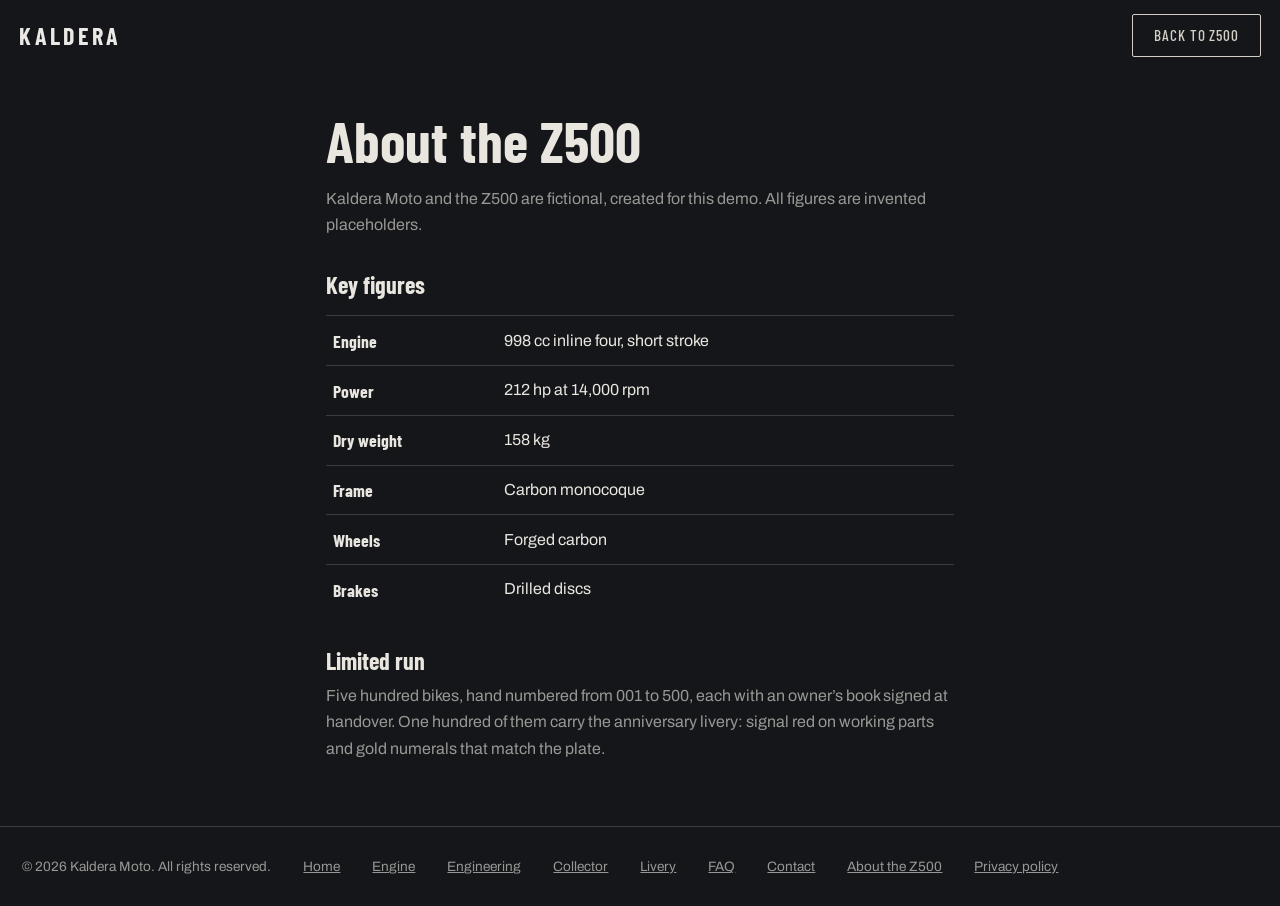
<file: about.html>
<!doctype html>
<html lang="en"><head><meta charset="utf-8"><meta name="viewport" content="width=device-width, initial-scale=1, viewport-fit=cover">
<title>About the Z500 — Kaldera Moto</title><link rel="stylesheet" href="https://fonts.googleapis.com/css2?family=Barlow+Condensed:wght@500;700&family=Archivo:wght@400;500&display=swap"><link rel="stylesheet" href="css/style.css"></head><body>
<header><a class="logo" href="index.html" aria-label="Kaldera Moto home">KALDERA</a><a class="c-button" href="index.html">Back to Z500</a></header>
<main class="doc">
<h1>About the Z500</h1>
<p>Kaldera Moto and the Z500 are fictional, created for this demo. All figures are invented placeholders.</p>
<h2>Key figures</h2>
<table><tr><th>Engine</th><td>998 cc inline four, short stroke</td></tr><tr><th>Power</th><td>212 hp at 14,000 rpm</td></tr><tr><th>Dry weight</th><td>158 kg</td></tr><tr><th>Frame</th><td>Carbon monocoque</td></tr><tr><th>Wheels</th><td>Forged carbon</td></tr><tr><th>Brakes</th><td>Drilled discs</td></tr></table>
<h2>Limited run</h2>
<p>Five hundred bikes, hand numbered from 001 to 500, each with an owner’s book signed at handover. One hundred of them carry the anniversary livery: signal red on working parts and gold numerals that match the plate.</p>
</main><div class="ad-slot" id="ad-banner" aria-label="Advertisement"></div>
<footer class="footer"><span>© <span id="yr"></span> Kaldera Moto. All rights reserved.</span><a href="index.html">Home</a><a href="engine.html">Engine</a><a href="engineering.html">Engineering</a><a href="collector.html">Collector</a><a href="livery.html">Livery</a><a href="faq.html">FAQ</a><a href="contact.html">Contact</a><a href="about.html">About the Z500</a><a href="privacy.html">Privacy policy</a></footer>
<script>document.getElementById("yr").textContent=new Date().getFullYear()</script><script src="js/ads.js"></script></body></html>
</file>
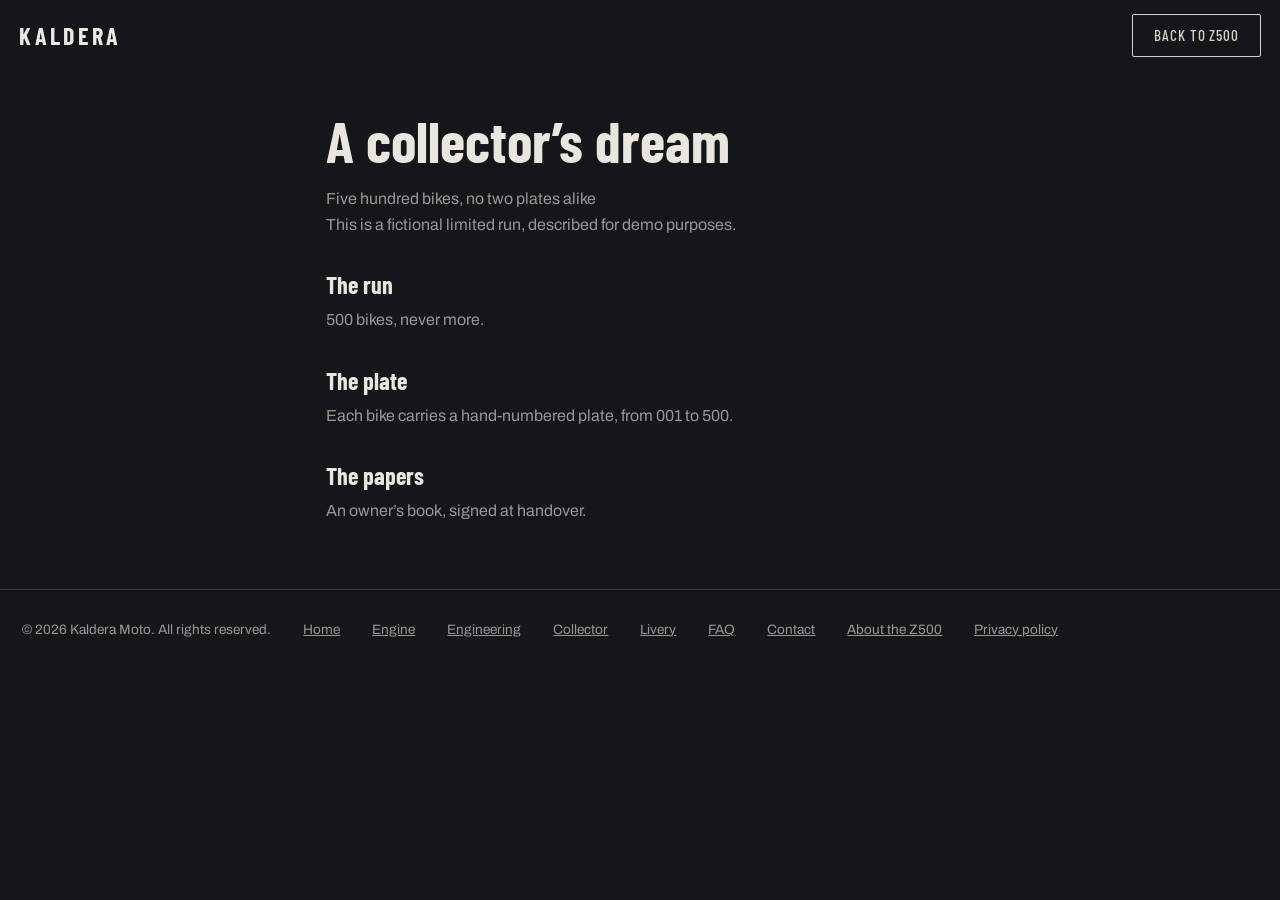
<file: collector.html>
<!doctype html>
<html lang="en"><head><meta charset="utf-8"><meta name="viewport" content="width=device-width, initial-scale=1, viewport-fit=cover">
<title>A collector’s dream — Kaldera Moto</title><link rel="stylesheet" href="https://fonts.googleapis.com/css2?family=Barlow+Condensed:wght@500;700&family=Archivo:wght@400;500&display=swap"><link rel="stylesheet" href="css/style.css"></head><body>
<header><a class="logo" href="index.html" aria-label="Kaldera Moto home">KALDERA</a><a class="c-button" href="index.html">Back to Z500</a></header>
<main class="doc">
<h1>A collector’s dream</h1><p>Five hundred bikes, no two plates alike</p><p>This is a fictional limited run, described for demo purposes.</p><h2>The run</h2><p>500 bikes, never more.</p><h2>The plate</h2><p>Each bike carries a hand-numbered plate, from 001 to 500.</p><h2>The papers</h2><p>An owner’s book, signed at handover.</p></main><div class="ad-slot" id="ad-banner" aria-label="Advertisement"></div>
<footer class="footer"><span>© <span id="yr"></span> Kaldera Moto. All rights reserved.</span><a href="index.html">Home</a><a href="engine.html">Engine</a><a href="engineering.html">Engineering</a><a href="collector.html">Collector</a><a href="livery.html">Livery</a><a href="faq.html">FAQ</a><a href="contact.html">Contact</a><a href="about.html">About the Z500</a><a href="privacy.html">Privacy policy</a></footer>
<script>document.getElementById("yr").textContent=new Date().getFullYear()</script><script src="js/ads.js"></script></body></html>
</file>
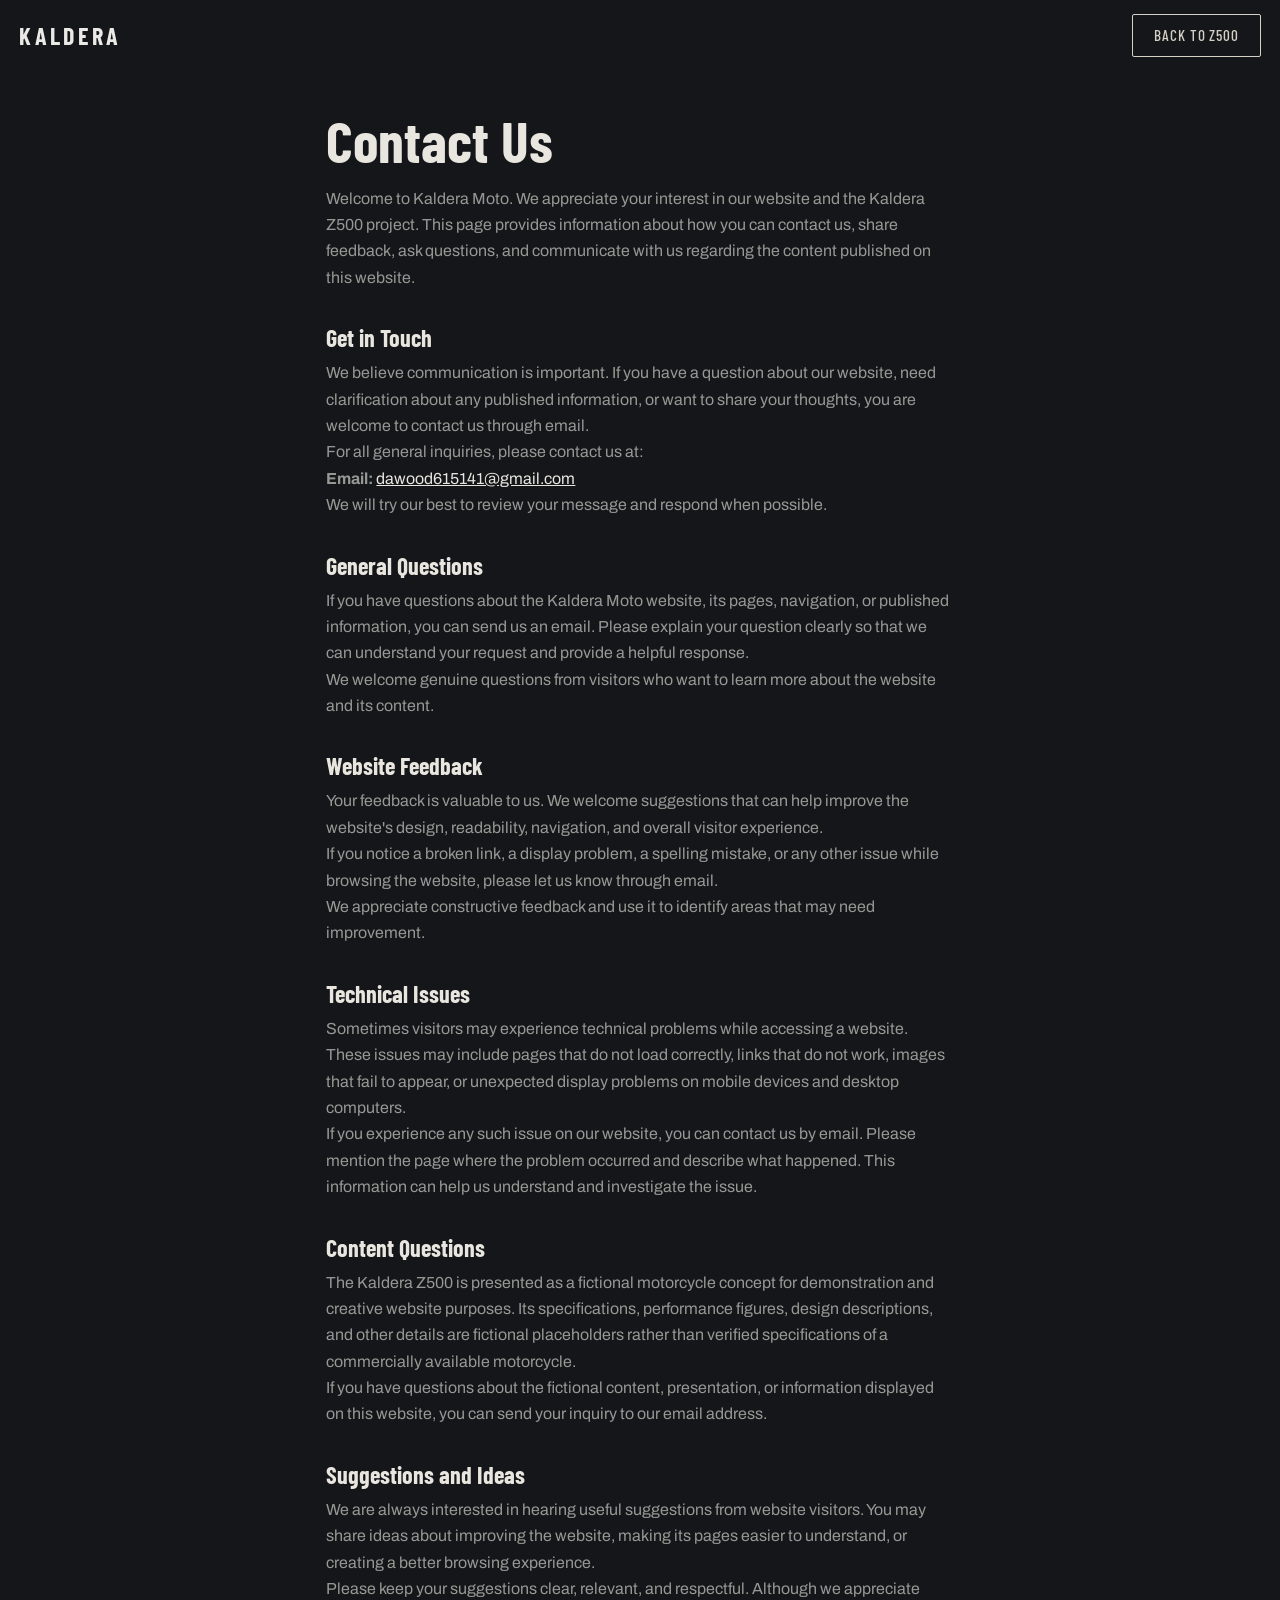
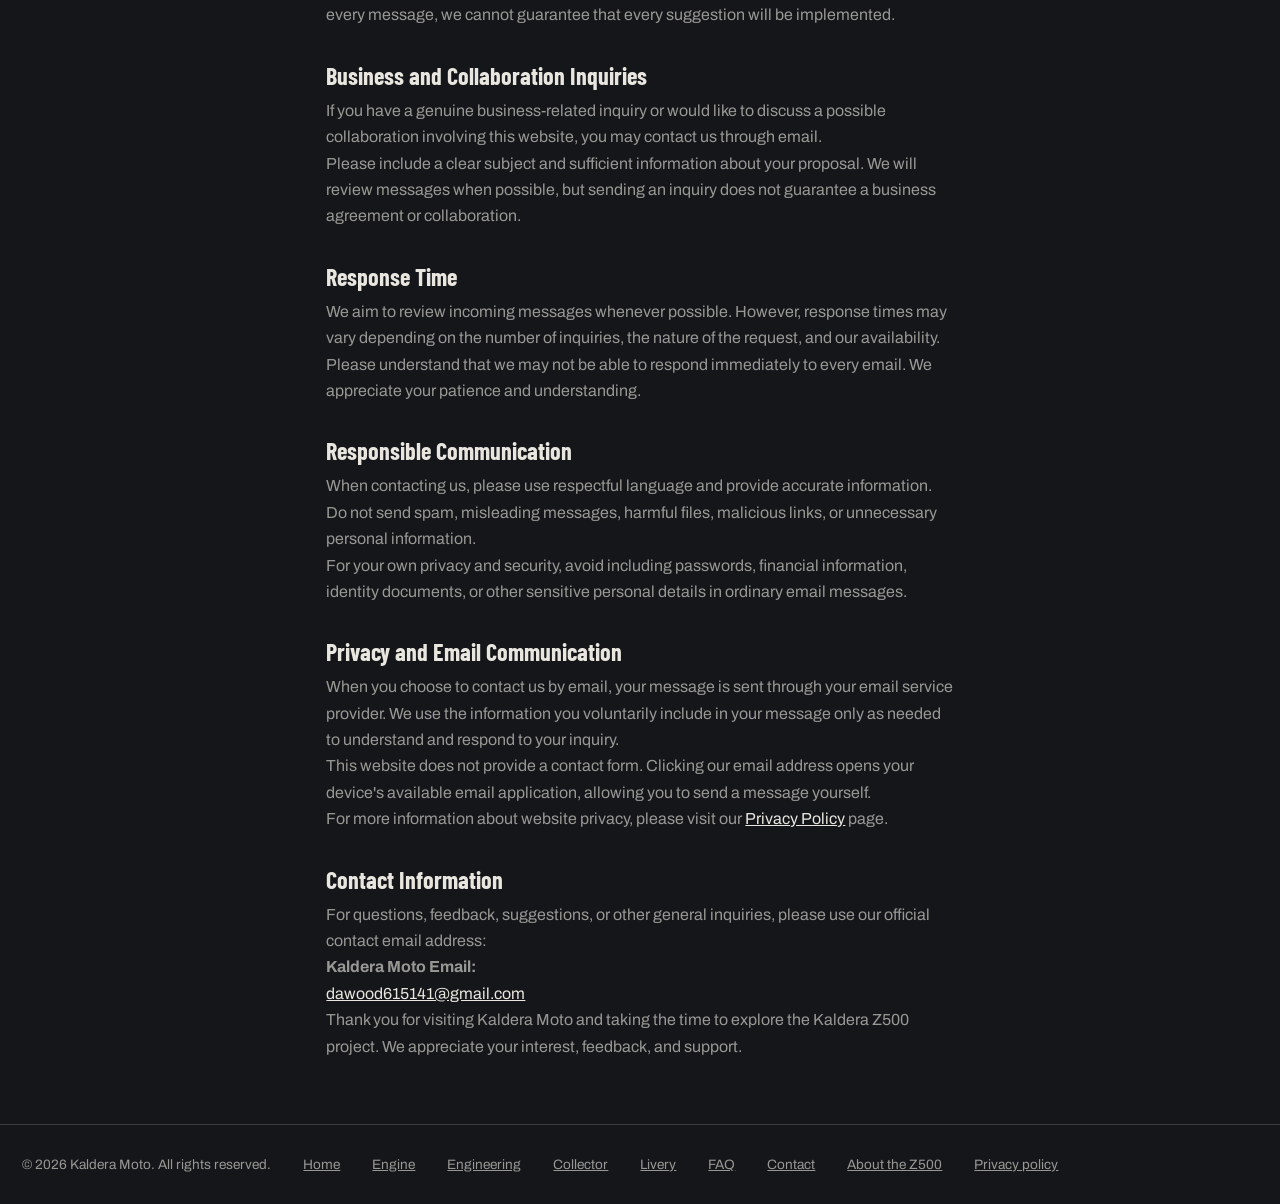
<file: contact.html>
<!doctype html>
<html lang="en">
<head>
<meta charset="utf-8">
<meta name="viewport" content="width=device-width, initial-scale=1, viewport-fit=cover">

<title>Contact Us — Kaldera Moto</title>
<meta name="description" content="Contact Kaldera Moto for website questions, feedback, suggestions, technical support and general inquiries about the Kaldera Z500 project.">

<link rel="stylesheet" href="https://fonts.googleapis.com/css2?family=Barlow+Condensed:wght@500;700&family=Archivo:wght@400;500&display=swap">

<link rel="stylesheet" href="css/style.css">
</head>

<body>

<header>
<a class="logo" href="index.html" aria-label="Kaldera Moto home">KALDERA</a>
<a class="c-button" href="index.html">Back to Z500</a>
</header>

<main class="doc">

<h1>Contact Us</h1>

<p>Welcome to Kaldera Moto. We appreciate your interest in our website and the Kaldera Z500 project. This page provides information about how you can contact us, share feedback, ask questions, and communicate with us regarding the content published on this website.</p>

<h2>Get in Touch</h2>

<p>We believe communication is important. If you have a question about our website, need clarification about any published information, or want to share your thoughts, you are welcome to contact us through email.</p>

<p>For all general inquiries, please contact us at:</p>

<p><strong>Email:</strong>
<a href="mailto:dawood615141@gmail.com">dawood615141@gmail.com</a>
</p>

<p>We will try our best to review your message and respond when possible.</p>

<h2>General Questions</h2>

<p>If you have questions about the Kaldera Moto website, its pages, navigation, or published information, you can send us an email. Please explain your question clearly so that we can understand your request and provide a helpful response.</p>

<p>We welcome genuine questions from visitors who want to learn more about the website and its content.</p>

<h2>Website Feedback</h2>

<p>Your feedback is valuable to us. We welcome suggestions that can help improve the website's design, readability, navigation, and overall visitor experience.</p>

<p>If you notice a broken link, a display problem, a spelling mistake, or any other issue while browsing the website, please let us know through email.</p>

<p>We appreciate constructive feedback and use it to identify areas that may need improvement.</p>

<h2>Technical Issues</h2>

<p>Sometimes visitors may experience technical problems while accessing a website. These issues may include pages that do not load correctly, links that do not work, images that fail to appear, or unexpected display problems on mobile devices and desktop computers.</p>

<p>If you experience any such issue on our website, you can contact us by email. Please mention the page where the problem occurred and describe what happened. This information can help us understand and investigate the issue.</p>

<h2>Content Questions</h2>

<p>The Kaldera Z500 is presented as a fictional motorcycle concept for demonstration and creative website purposes. Its specifications, performance figures, design descriptions, and other details are fictional placeholders rather than verified specifications of a commercially available motorcycle.</p>

<p>If you have questions about the fictional content, presentation, or information displayed on this website, you can send your inquiry to our email address.</p>

<h2>Suggestions and Ideas</h2>

<p>We are always interested in hearing useful suggestions from website visitors. You may share ideas about improving the website, making its pages easier to understand, or creating a better browsing experience.</p>

<p>Please keep your suggestions clear, relevant, and respectful. Although we appreciate every message, we cannot guarantee that every suggestion will be implemented.</p>

<h2>Business and Collaboration Inquiries</h2>

<p>If you have a genuine business-related inquiry or would like to discuss a possible collaboration involving this website, you may contact us through email.</p>

<p>Please include a clear subject and sufficient information about your proposal. We will review messages when possible, but sending an inquiry does not guarantee a business agreement or collaboration.</p>

<h2>Response Time</h2>

<p>We aim to review incoming messages whenever possible. However, response times may vary depending on the number of inquiries, the nature of the request, and our availability.</p>

<p>Please understand that we may not be able to respond immediately to every email. We appreciate your patience and understanding.</p>

<h2>Responsible Communication</h2>

<p>When contacting us, please use respectful language and provide accurate information. Do not send spam, misleading messages, harmful files, malicious links, or unnecessary personal information.</p>

<p>For your own privacy and security, avoid including passwords, financial information, identity documents, or other sensitive personal details in ordinary email messages.</p>

<h2>Privacy and Email Communication</h2>

<p>When you choose to contact us by email, your message is sent through your email service provider. We use the information you voluntarily include in your message only as needed to understand and respond to your inquiry.</p>

<p>This website does not provide a contact form. Clicking our email address opens your device's available email application, allowing you to send a message yourself.</p>

<p>For more information about website privacy, please visit our <a href="privacy.html">Privacy Policy</a> page.</p>

<h2>Contact Information</h2>

<p>For questions, feedback, suggestions, or other general inquiries, please use our official contact email address:</p>

<p><strong>Kaldera Moto Email:</strong><br>
<a href="mailto:dawood615141@gmail.com">dawood615141@gmail.com</a>
</p>

<p>Thank you for visiting Kaldera Moto and taking the time to explore the Kaldera Z500 project. We appreciate your interest, feedback, and support.</p>

</main>

<div class="ad-slot" id="ad-banner" aria-label="Advertisement"></div>

<footer class="footer">
<span>© <span id="yr"></span> Kaldera Moto. All rights reserved.</span>
<a href="index.html">Home</a>
<a href="engine.html">Engine</a>
<a href="engineering.html">Engineering</a>
<a href="collector.html">Collector</a>
<a href="livery.html">Livery</a>
<a href="faq.html">FAQ</a>
<a href="contact.html">Contact</a>
<a href="about.html">About the Z500</a>
<a href="privacy.html">Privacy policy</a>
</footer>

<script>
document.getElementById("yr").textContent = new Date().getFullYear();
</script>

<script src="js/ads.js"></script>

</body>
</html>
</file>
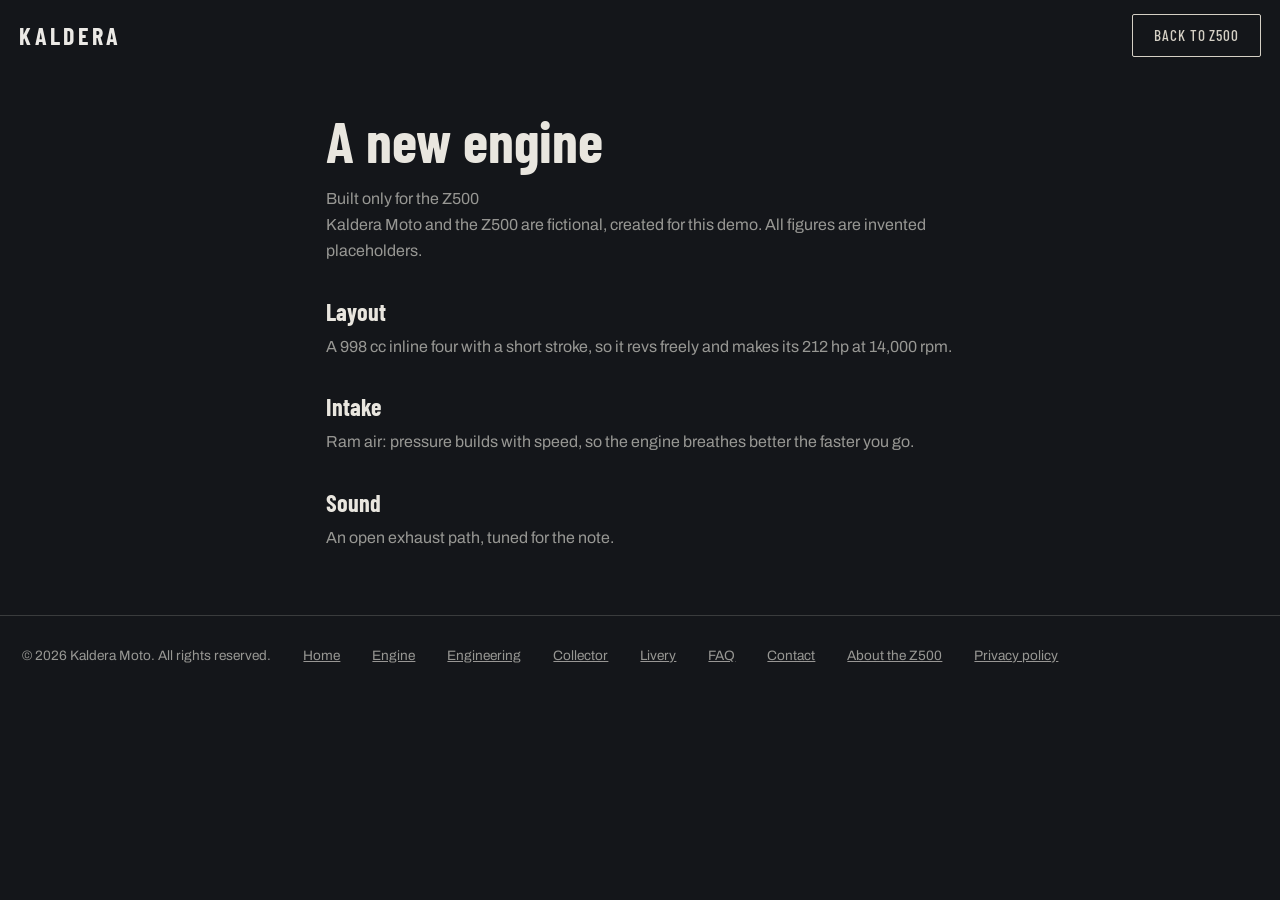
<file: engine.html>
<!doctype html>
<html lang="en"><head><meta charset="utf-8"><meta name="viewport" content="width=device-width, initial-scale=1, viewport-fit=cover">
<title>A new engine — Kaldera Moto</title><link rel="stylesheet" href="https://fonts.googleapis.com/css2?family=Barlow+Condensed:wght@500;700&family=Archivo:wght@400;500&display=swap"><link rel="stylesheet" href="css/style.css"></head><body>
<header><a class="logo" href="index.html" aria-label="Kaldera Moto home">KALDERA</a><a class="c-button" href="index.html">Back to Z500</a></header>
<main class="doc">
<h1>A new engine</h1><p>Built only for the Z500</p><p>Kaldera Moto and the Z500 are fictional, created for this demo. All figures are invented placeholders.</p><h2>Layout</h2><p>A 998 cc inline four with a short stroke, so it revs freely and makes its 212 hp at 14,000 rpm.</p><h2>Intake</h2><p>Ram air: pressure builds with speed, so the engine breathes better the faster you go.</p><h2>Sound</h2><p>An open exhaust path, tuned for the note.</p></main><div class="ad-slot" id="ad-banner" aria-label="Advertisement"></div>
<footer class="footer"><span>© <span id="yr"></span> Kaldera Moto. All rights reserved.</span><a href="index.html">Home</a><a href="engine.html">Engine</a><a href="engineering.html">Engineering</a><a href="collector.html">Collector</a><a href="livery.html">Livery</a><a href="faq.html">FAQ</a><a href="contact.html">Contact</a><a href="about.html">About the Z500</a><a href="privacy.html">Privacy policy</a></footer>
<script>document.getElementById("yr").textContent=new Date().getFullYear()</script><script src="js/ads.js"></script></body></html>
</file>
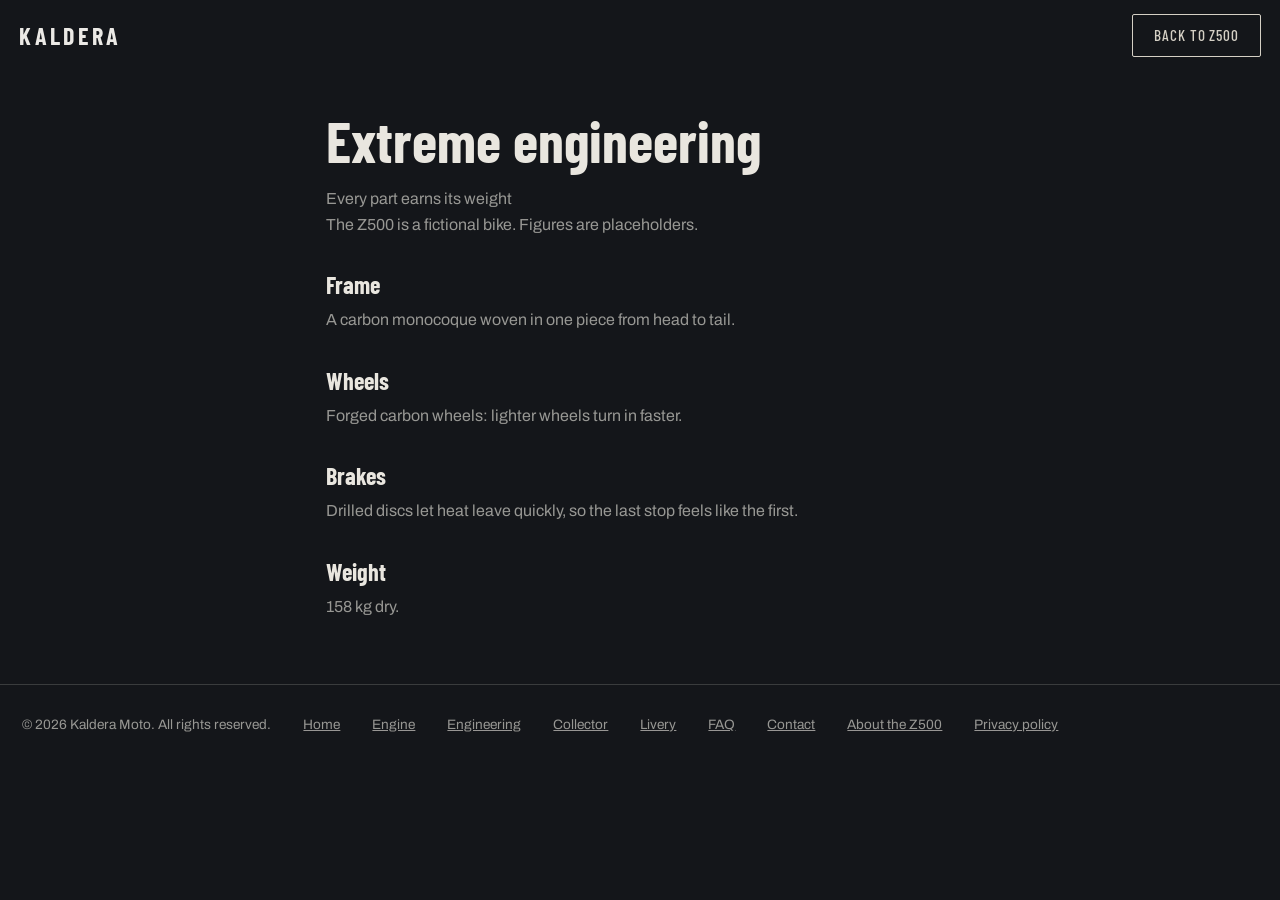
<file: engineering.html>
<!doctype html>
<html lang="en"><head><meta charset="utf-8"><meta name="viewport" content="width=device-width, initial-scale=1, viewport-fit=cover">
<title>Extreme engineering — Kaldera Moto</title><link rel="stylesheet" href="https://fonts.googleapis.com/css2?family=Barlow+Condensed:wght@500;700&family=Archivo:wght@400;500&display=swap"><link rel="stylesheet" href="css/style.css"></head><body>
<header><a class="logo" href="index.html" aria-label="Kaldera Moto home">KALDERA</a><a class="c-button" href="index.html">Back to Z500</a></header>
<main class="doc">
<h1>Extreme engineering</h1><p>Every part earns its weight</p><p>The Z500 is a fictional bike. Figures are placeholders.</p><h2>Frame</h2><p>A carbon monocoque woven in one piece from head to tail.</p><h2>Wheels</h2><p>Forged carbon wheels: lighter wheels turn in faster.</p><h2>Brakes</h2><p>Drilled discs let heat leave quickly, so the last stop feels like the first.</p><h2>Weight</h2><p>158 kg dry.</p></main><div class="ad-slot" id="ad-banner" aria-label="Advertisement"></div>
<footer class="footer"><span>© <span id="yr"></span> Kaldera Moto. All rights reserved.</span><a href="index.html">Home</a><a href="engine.html">Engine</a><a href="engineering.html">Engineering</a><a href="collector.html">Collector</a><a href="livery.html">Livery</a><a href="faq.html">FAQ</a><a href="contact.html">Contact</a><a href="about.html">About the Z500</a><a href="privacy.html">Privacy policy</a></footer>
<script>document.getElementById("yr").textContent=new Date().getFullYear()</script><script src="js/ads.js"></script></body></html>
</file>
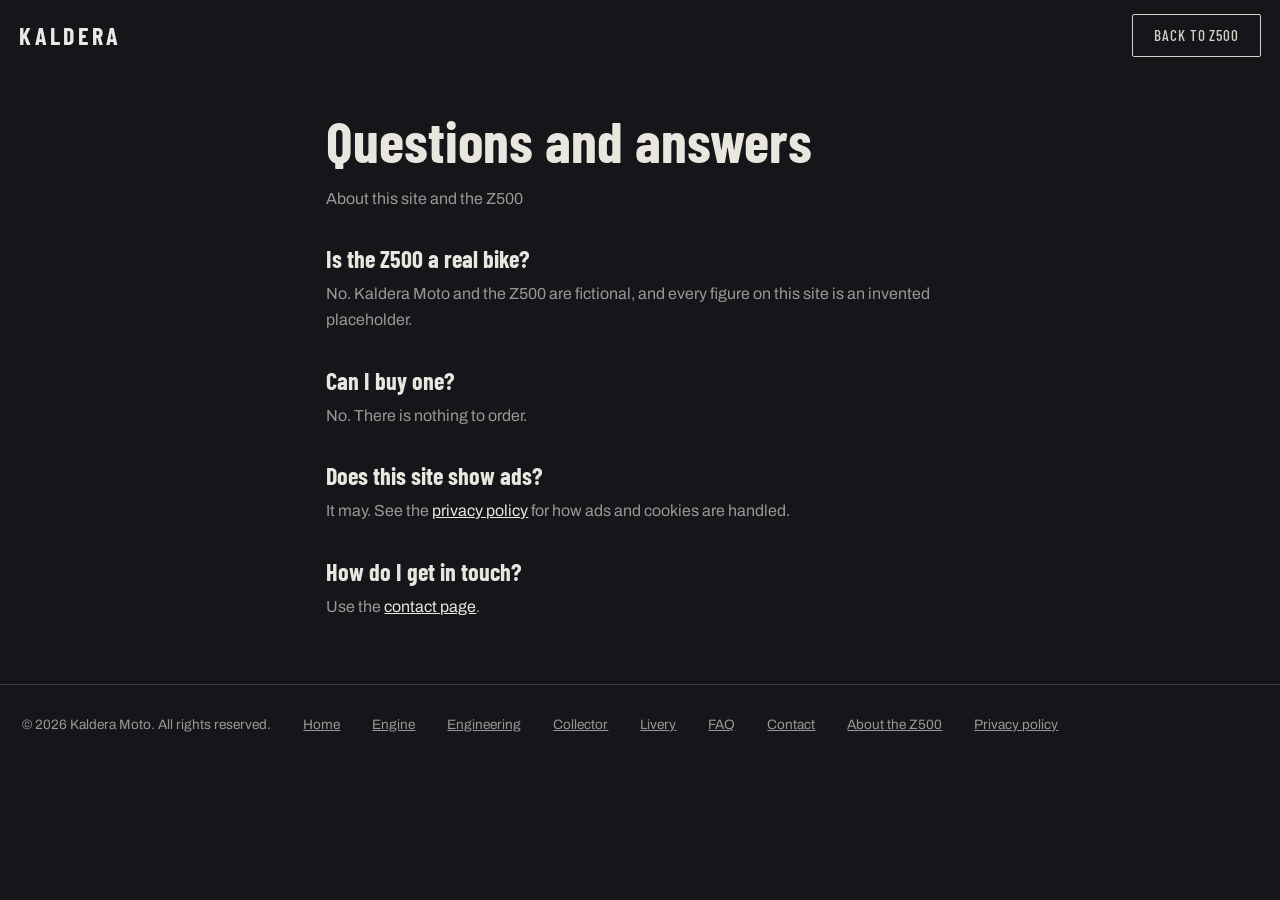
<file: faq.html>
<!doctype html>
<html lang="en"><head><meta charset="utf-8"><meta name="viewport" content="width=device-width, initial-scale=1, viewport-fit=cover">
<title>Questions and answers — Kaldera Moto</title><link rel="stylesheet" href="https://fonts.googleapis.com/css2?family=Barlow+Condensed:wght@500;700&family=Archivo:wght@400;500&display=swap"><link rel="stylesheet" href="css/style.css"></head><body>
<header><a class="logo" href="index.html" aria-label="Kaldera Moto home">KALDERA</a><a class="c-button" href="index.html">Back to Z500</a></header>
<main class="doc">
<h1>Questions and answers</h1><p>About this site and the Z500</p><h2>Is the Z500 a real bike?</h2><p>No. Kaldera Moto and the Z500 are fictional, and every figure on this site is an invented placeholder.</p><h2>Can I buy one?</h2><p>No. There is nothing to order.</p><h2>Does this site show ads?</h2><p>It may. See the <a href="privacy.html">privacy policy</a> for how ads and cookies are handled.</p><h2>How do I get in touch?</h2><p>Use the <a href="contact.html">contact page</a>.</p></main><div class="ad-slot" id="ad-banner" aria-label="Advertisement"></div>
<footer class="footer"><span>© <span id="yr"></span> Kaldera Moto. All rights reserved.</span><a href="index.html">Home</a><a href="engine.html">Engine</a><a href="engineering.html">Engineering</a><a href="collector.html">Collector</a><a href="livery.html">Livery</a><a href="faq.html">FAQ</a><a href="contact.html">Contact</a><a href="about.html">About the Z500</a><a href="privacy.html">Privacy policy</a></footer>
<script>document.getElementById("yr").textContent=new Date().getFullYear()</script><script src="js/ads.js"></script></body></html>
</file>
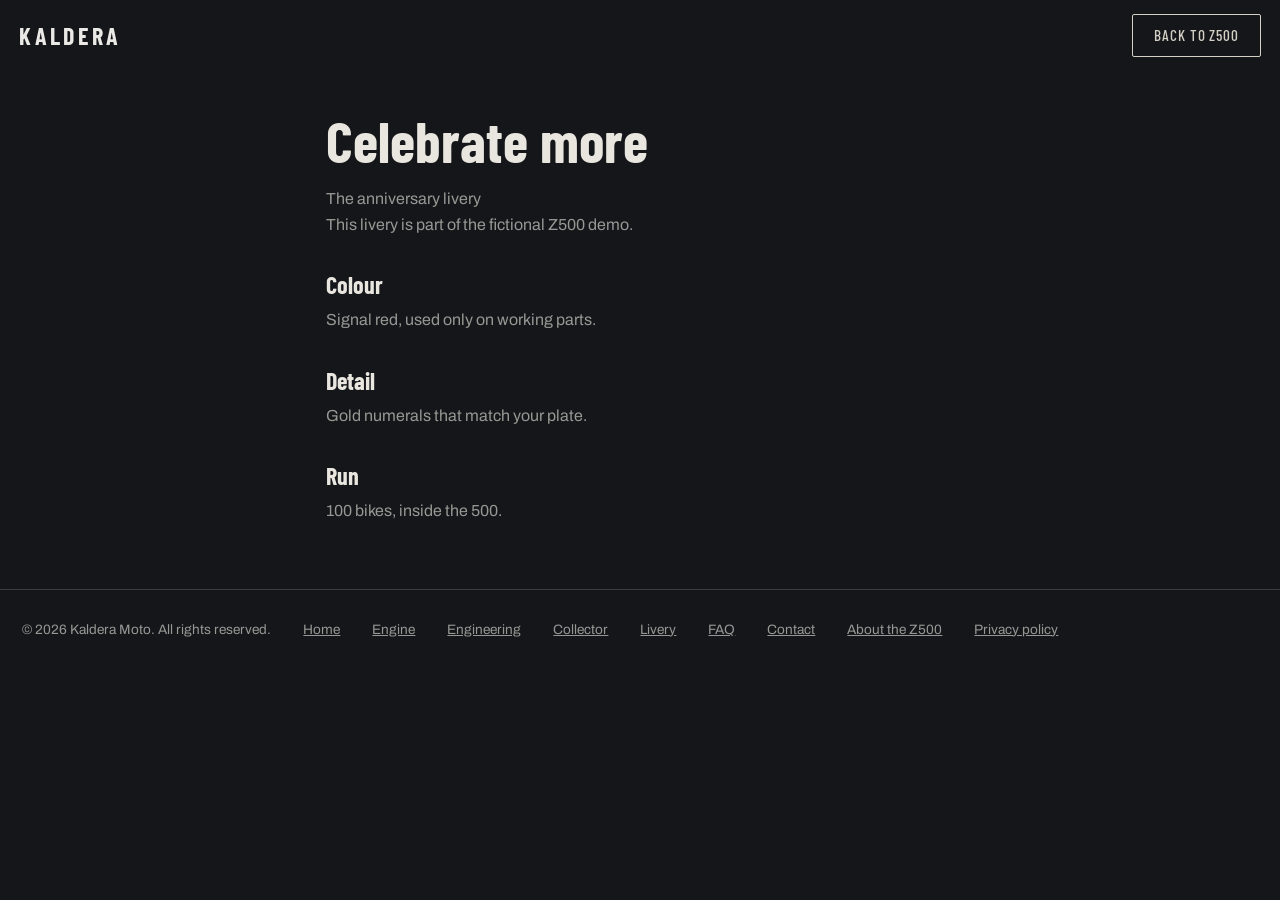
<file: livery.html>
<!doctype html>
<html lang="en"><head><meta charset="utf-8"><meta name="viewport" content="width=device-width, initial-scale=1, viewport-fit=cover">
<title>Celebrate more — Kaldera Moto</title><link rel="stylesheet" href="https://fonts.googleapis.com/css2?family=Barlow+Condensed:wght@500;700&family=Archivo:wght@400;500&display=swap"><link rel="stylesheet" href="css/style.css"></head><body>
<header><a class="logo" href="index.html" aria-label="Kaldera Moto home">KALDERA</a><a class="c-button" href="index.html">Back to Z500</a></header>
<main class="doc">
<h1>Celebrate more</h1><p>The anniversary livery</p><p>This livery is part of the fictional Z500 demo.</p><h2>Colour</h2><p>Signal red, used only on working parts.</p><h2>Detail</h2><p>Gold numerals that match your plate.</p><h2>Run</h2><p>100 bikes, inside the 500.</p></main><div class="ad-slot" id="ad-banner" aria-label="Advertisement"></div>
<footer class="footer"><span>© <span id="yr"></span> Kaldera Moto. All rights reserved.</span><a href="index.html">Home</a><a href="engine.html">Engine</a><a href="engineering.html">Engineering</a><a href="collector.html">Collector</a><a href="livery.html">Livery</a><a href="faq.html">FAQ</a><a href="contact.html">Contact</a><a href="about.html">About the Z500</a><a href="privacy.html">Privacy policy</a></footer>
<script>document.getElementById("yr").textContent=new Date().getFullYear()</script><script src="js/ads.js"></script></body></html>
</file>
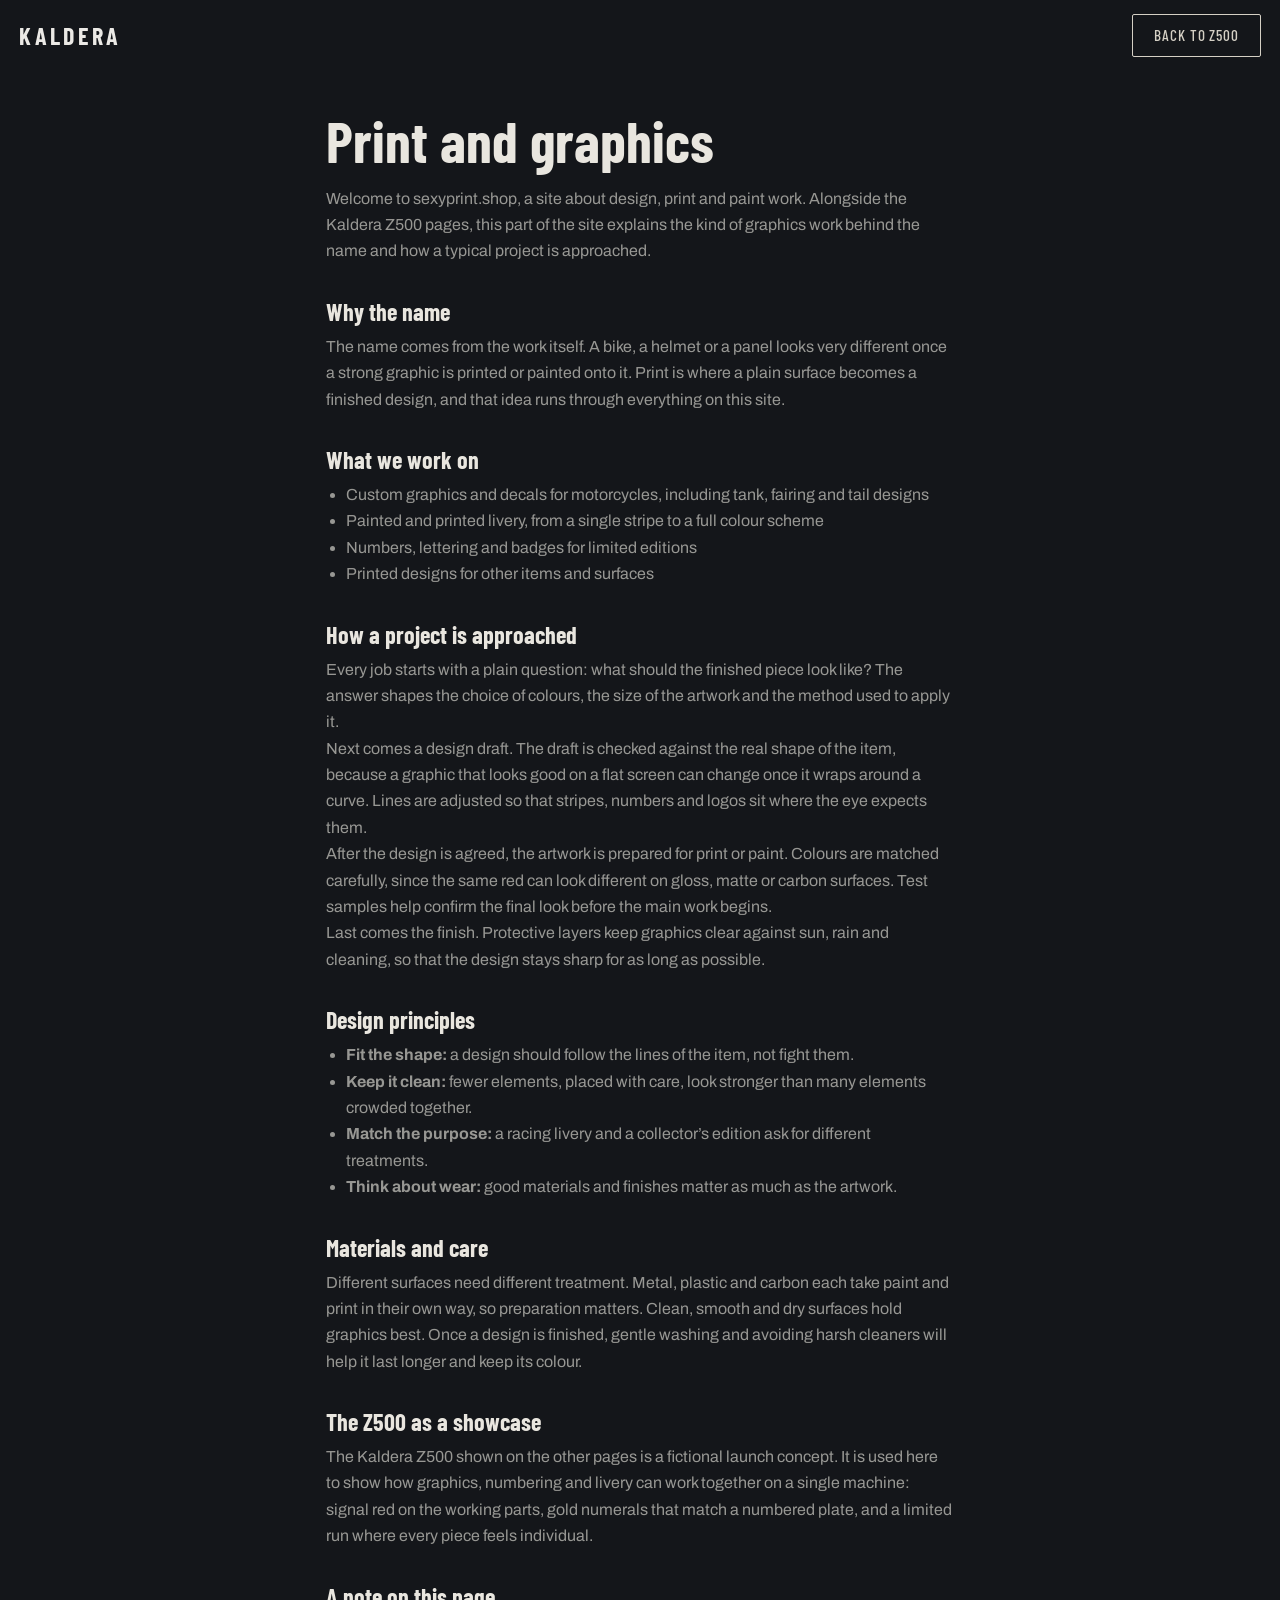
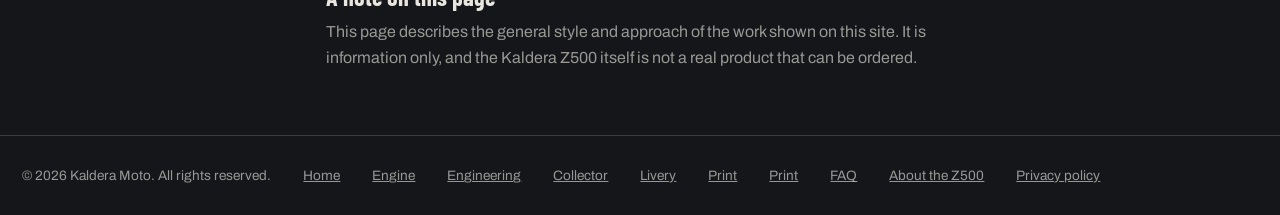
<file: print.html>
<!doctype html>
<html lang="en"><head><meta charset="utf-8"><meta name="viewport" content="width=device-width, initial-scale=1, viewport-fit=cover">
<title>Print and graphics — sexyprint.shop</title><link rel="stylesheet" href="https://fonts.googleapis.com/css2?family=Barlow+Condensed:wght@500;700&family=Archivo:wght@400;500&display=swap"><link rel="stylesheet" href="css/style.css"></head><body>
<header><a class="logo" href="index.html" aria-label="Kaldera Moto home">KALDERA</a><a class="c-button" href="index.html">Back to Z500</a></header>
<main class="doc">
<h1>Print and graphics</h1>
<p>Welcome to sexyprint.shop, a site about design, print and paint work. Alongside the Kaldera Z500 pages, this part of the site explains the kind of graphics work behind the name and how a typical project is approached.</p>
<h2>Why the name</h2>
<p>The name comes from the work itself. A bike, a helmet or a panel looks very different once a strong graphic is printed or painted onto it. Print is where a plain surface becomes a finished design, and that idea runs through everything on this site.</p>
<h2>What we work on</h2>
<ul><li>Custom graphics and decals for motorcycles, including tank, fairing and tail designs</li><li>Painted and printed livery, from a single stripe to a full colour scheme</li><li>Numbers, lettering and badges for limited editions</li><li>Printed designs for other items and surfaces</li></ul>
<h2>How a project is approached</h2>
<p>Every job starts with a plain question: what should the finished piece look like? The answer shapes the choice of colours, the size of the artwork and the method used to apply it.</p>
<p>Next comes a design draft. The draft is checked against the real shape of the item, because a graphic that looks good on a flat screen can change once it wraps around a curve. Lines are adjusted so that stripes, numbers and logos sit where the eye expects them.</p>
<p>After the design is agreed, the artwork is prepared for print or paint. Colours are matched carefully, since the same red can look different on gloss, matte or carbon surfaces. Test samples help confirm the final look before the main work begins.</p>
<p>Last comes the finish. Protective layers keep graphics clear against sun, rain and cleaning, so that the design stays sharp for as long as possible.</p>
<h2>Design principles</h2>
<ul><li><strong>Fit the shape:</strong> a design should follow the lines of the item, not fight them.</li><li><strong>Keep it clean:</strong> fewer elements, placed with care, look stronger than many elements crowded together.</li><li><strong>Match the purpose:</strong> a racing livery and a collector’s edition ask for different treatments.</li><li><strong>Think about wear:</strong> good materials and finishes matter as much as the artwork.</li></ul>
<h2>Materials and care</h2>
<p>Different surfaces need different treatment. Metal, plastic and carbon each take paint and print in their own way, so preparation matters. Clean, smooth and dry surfaces hold graphics best. Once a design is finished, gentle washing and avoiding harsh cleaners will help it last longer and keep its colour.</p>
<h2>The Z500 as a showcase</h2>
<p>The Kaldera Z500 shown on the other pages is a fictional launch concept. It is used here to show how graphics, numbering and livery can work together on a single machine: signal red on the working parts, gold numerals that match a numbered plate, and a limited run where every piece feels individual.</p>
<h2>A note on this page</h2>
<p>This page describes the general style and approach of the work shown on this site. It is information only, and the Kaldera Z500 itself is not a real product that can be ordered.</p>
</main><div class="ad-slot" id="ad-banner" aria-label="Advertisement"></div>
<footer class="footer"><span>© <span id="yr"></span> Kaldera Moto. All rights reserved.</span><a href="index.html">Home</a><a href="engine.html">Engine</a><a href="engineering.html">Engineering</a><a href="collector.html">Collector</a><a href="livery.html">Livery</a><a href="print.html">Print</a><a href="print.html">Print</a><a href="faq.html">FAQ</a><a href="about.html">About the Z500</a><a href="privacy.html">Privacy policy</a></footer>
<script>document.getElementById("yr").textContent=new Date().getFullYear()</script><script src="js/ads.js"></script></body></html>
</file>
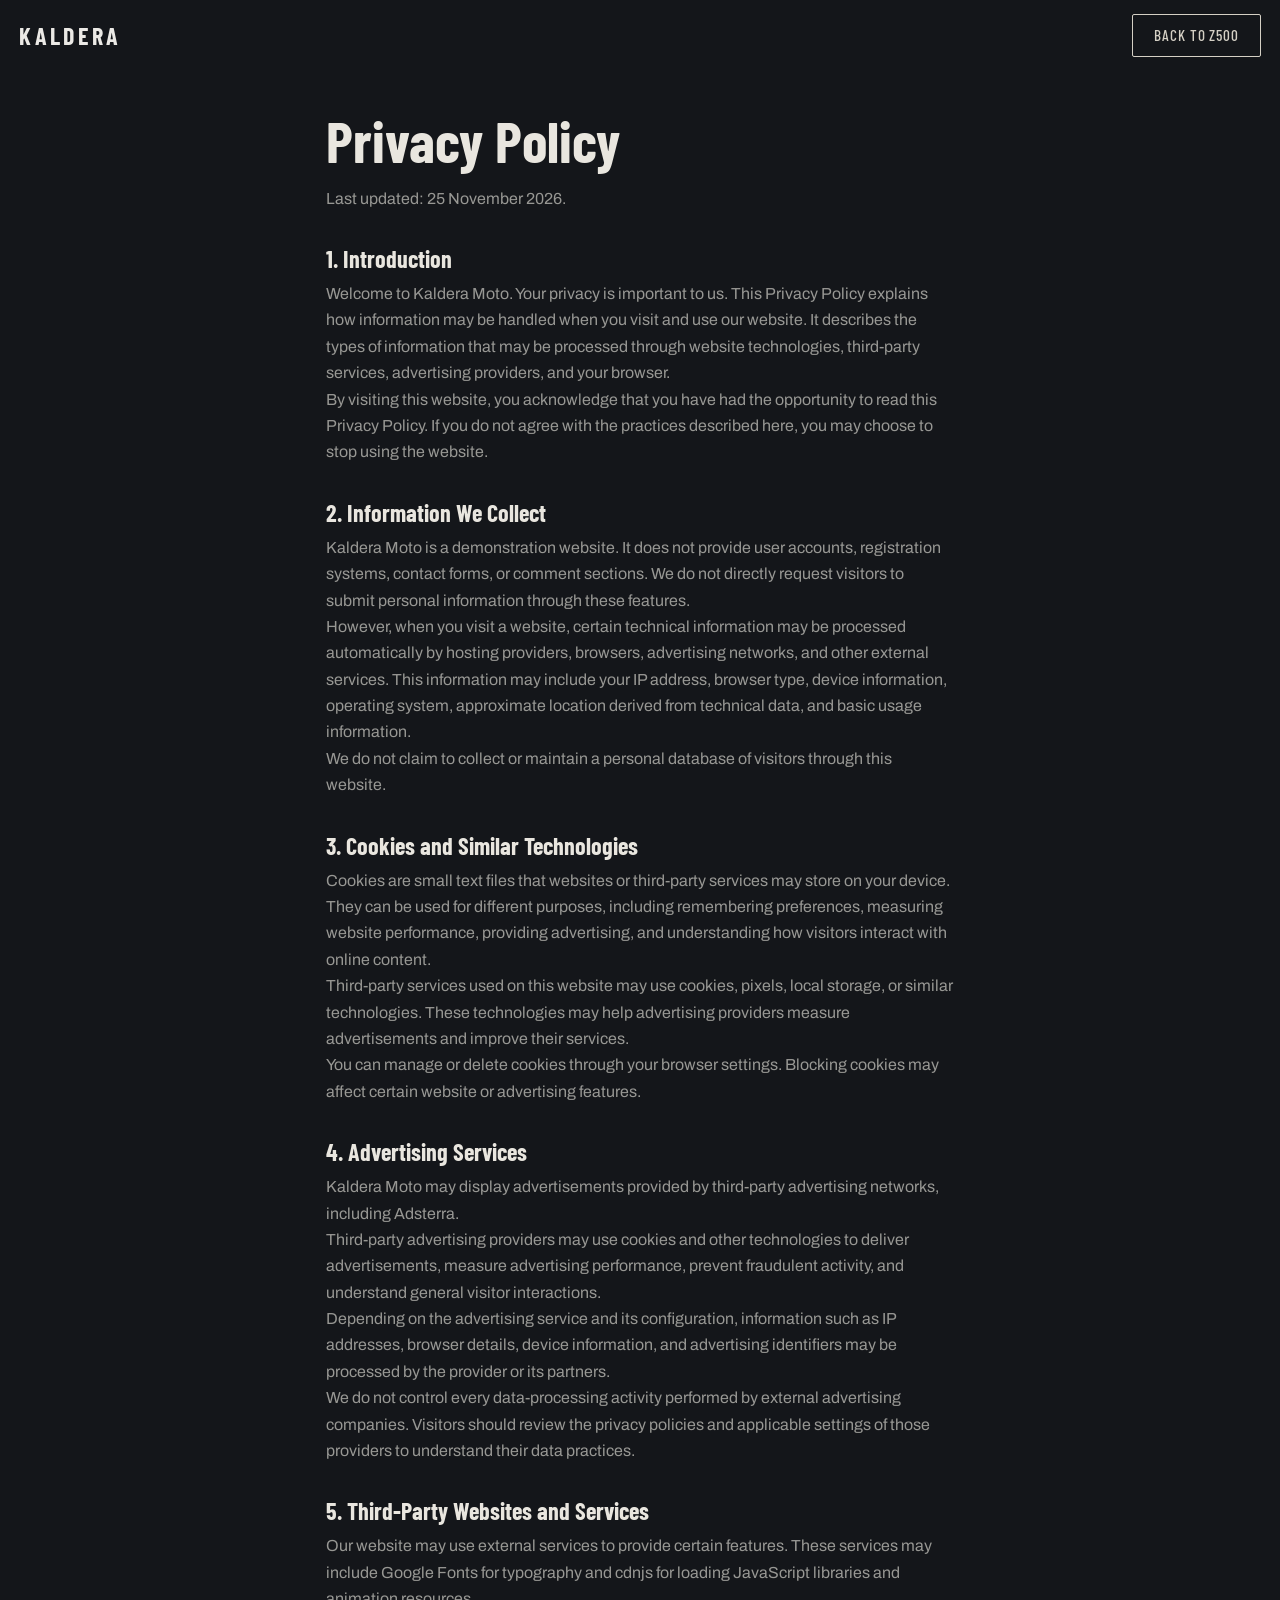
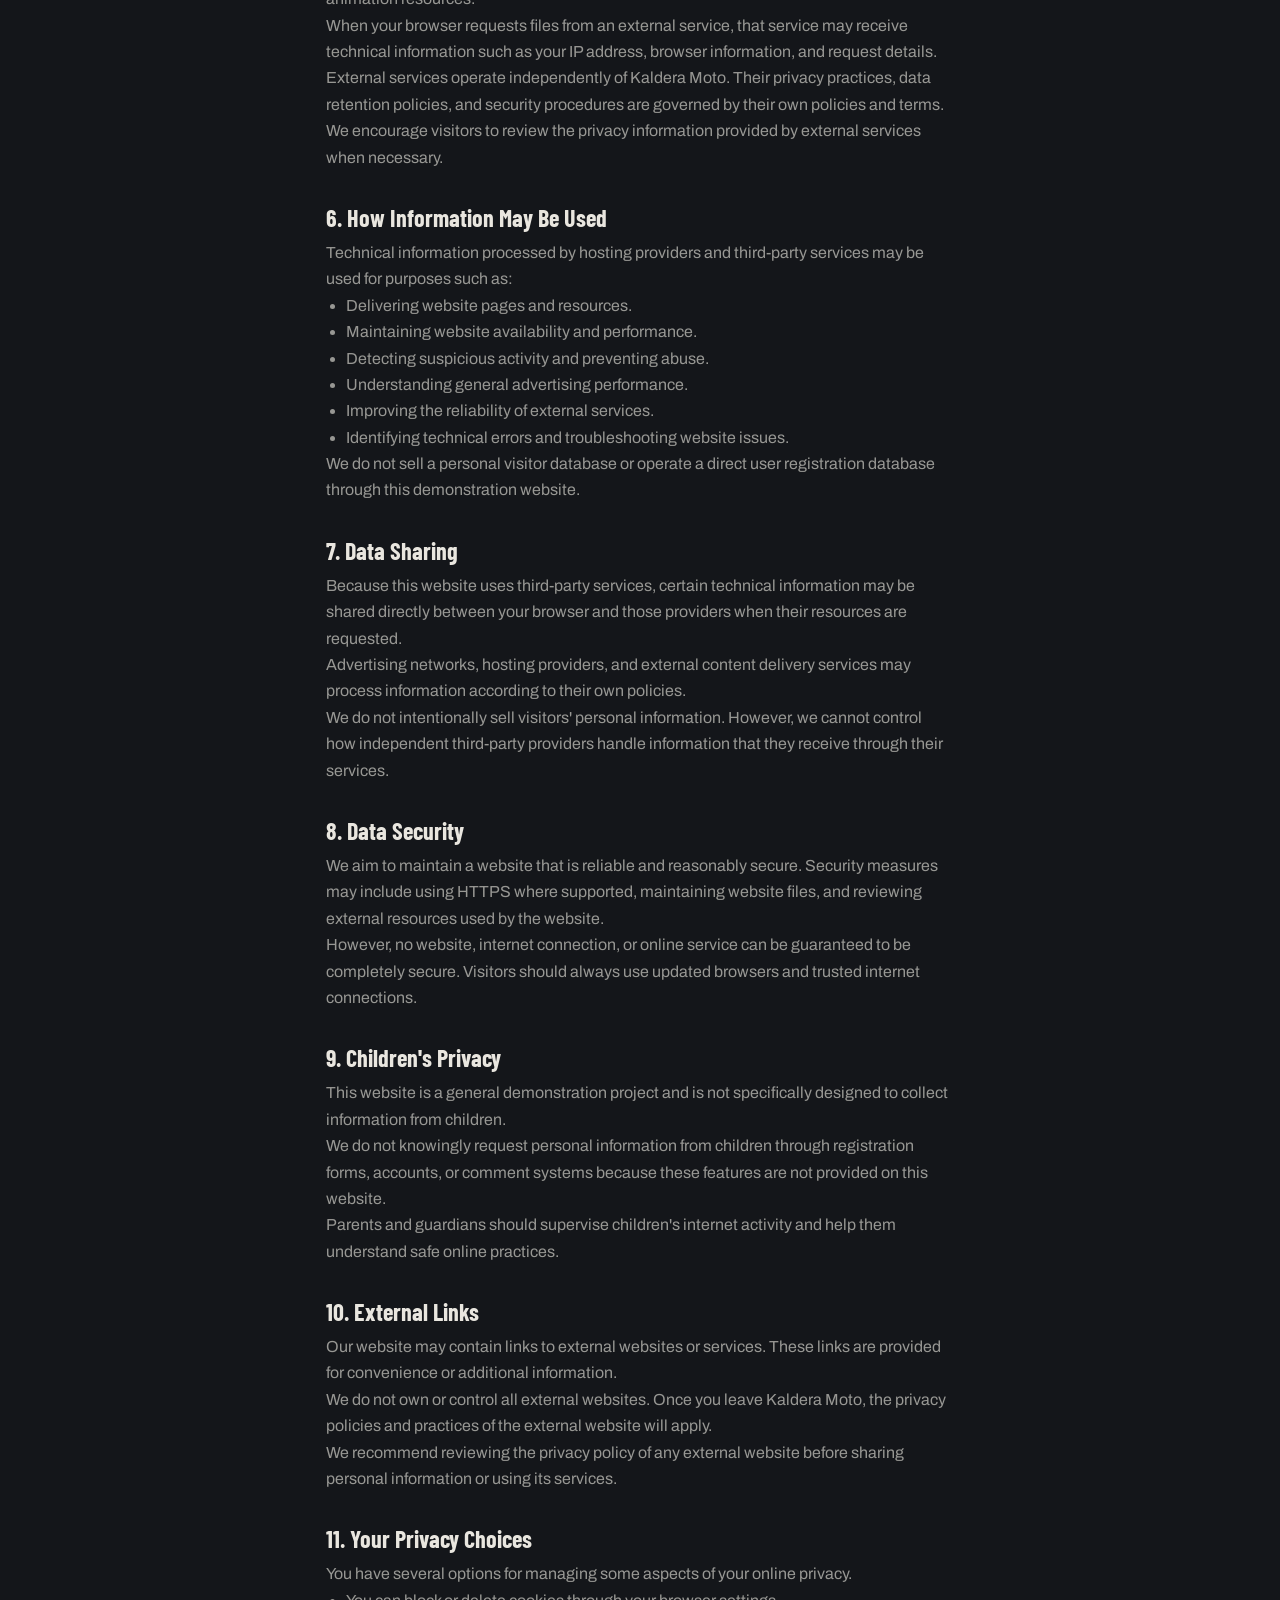
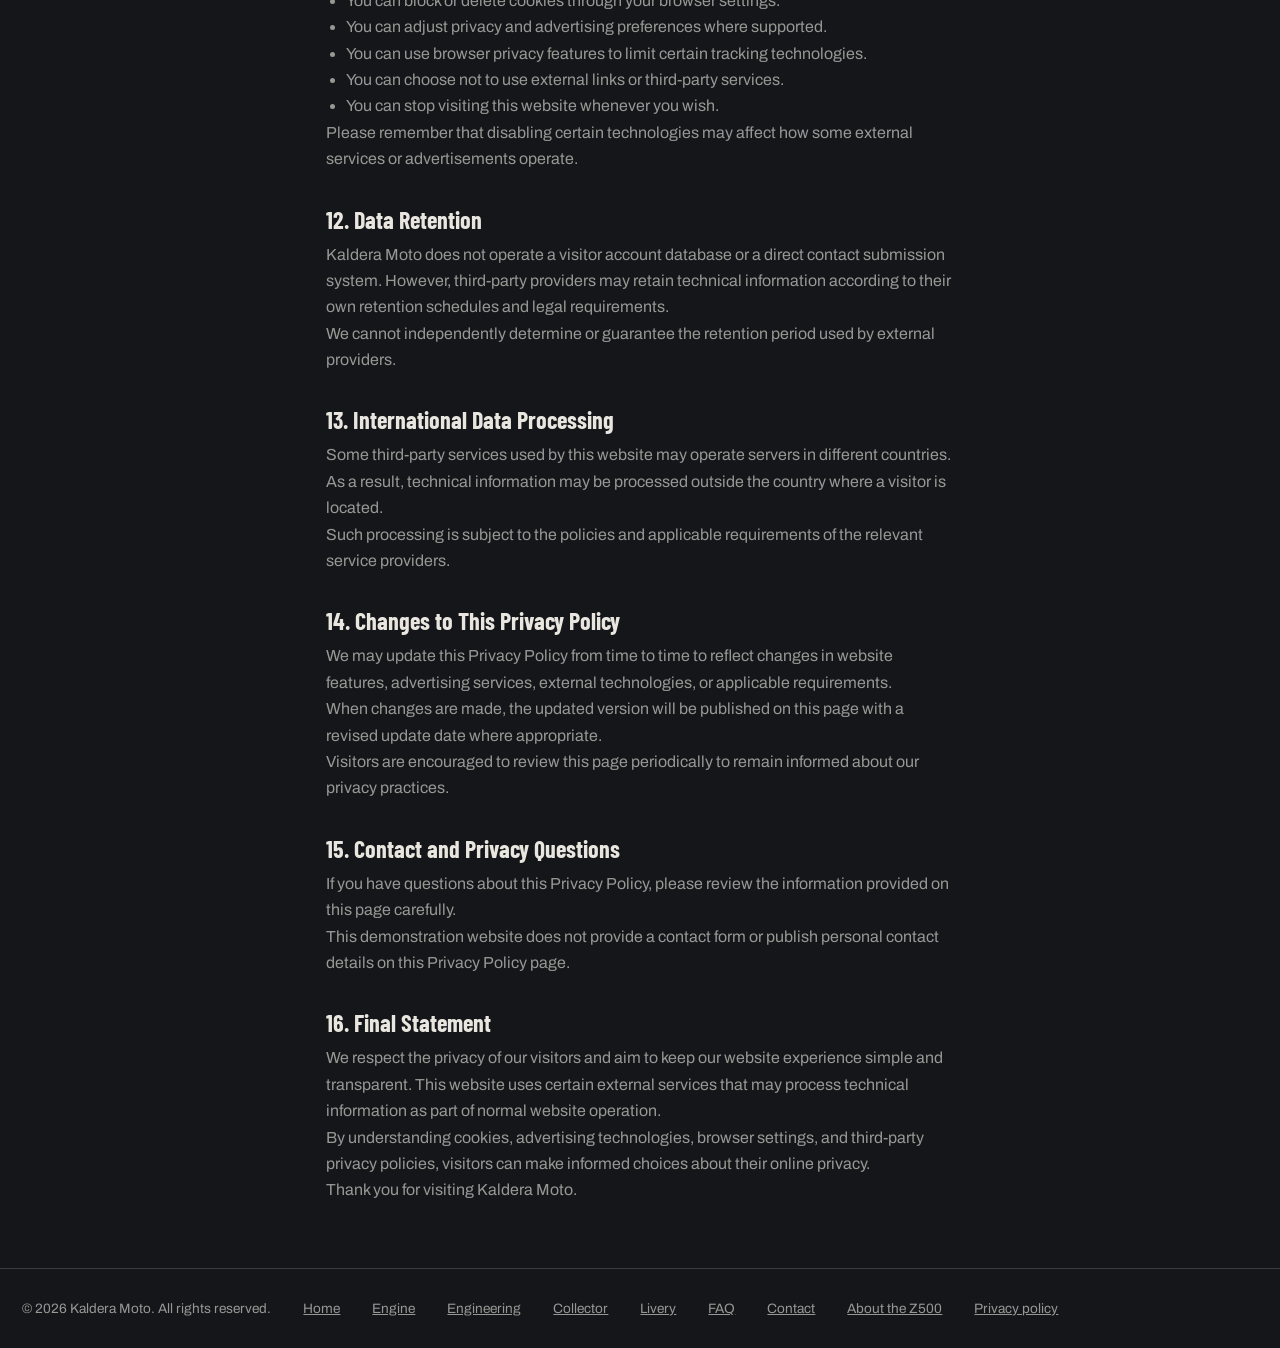
<file: privacy.html>
<!doctype html>
<html lang="en">
<head>
<meta charset="utf-8">
<meta name="viewport" content="width=device-width, initial-scale=1, viewport-fit=cover">

<title>Privacy Policy — Kaldera Moto</title>

<meta name="description" content="Read the Kaldera Moto privacy policy to understand cookies, advertising, third-party services, website data, security and visitor privacy.">

<link rel="stylesheet" href="https://fonts.googleapis.com/css2?family=Barlow+Condensed:wght@500;700&family=Archivo:wght@400;500&display=swap">

<link rel="stylesheet" href="css/style.css">
</head>

<body>

<header>
<a class="logo" href="index.html" aria-label="Kaldera Moto home">KALDERA</a>
<a class="c-button" href="index.html">Back to Z500</a>
</header>

<main class="doc">

<h1>Privacy Policy</h1>

<p>Last updated: 25 November 2026.</p>

<h2>1. Introduction</h2>

<p>Welcome to Kaldera Moto. Your privacy is important to us. This Privacy Policy explains how information may be handled when you visit and use our website. It describes the types of information that may be processed through website technologies, third-party services, advertising providers, and your browser.</p>

<p>By visiting this website, you acknowledge that you have had the opportunity to read this Privacy Policy. If you do not agree with the practices described here, you may choose to stop using the website.</p>

<h2>2. Information We Collect</h2>

<p>Kaldera Moto is a demonstration website. It does not provide user accounts, registration systems, contact forms, or comment sections. We do not directly request visitors to submit personal information through these features.</p>

<p>However, when you visit a website, certain technical information may be processed automatically by hosting providers, browsers, advertising networks, and other external services. This information may include your IP address, browser type, device information, operating system, approximate location derived from technical data, and basic usage information.</p>

<p>We do not claim to collect or maintain a personal database of visitors through this website.</p>

<h2>3. Cookies and Similar Technologies</h2>

<p>Cookies are small text files that websites or third-party services may store on your device. They can be used for different purposes, including remembering preferences, measuring website performance, providing advertising, and understanding how visitors interact with online content.</p>

<p>Third-party services used on this website may use cookies, pixels, local storage, or similar technologies. These technologies may help advertising providers measure advertisements and improve their services.</p>

<p>You can manage or delete cookies through your browser settings. Blocking cookies may affect certain website or advertising features.</p>

<h2>4. Advertising Services</h2>

<p>Kaldera Moto may display advertisements provided by third-party advertising networks, including Adsterra.</p>

<p>Third-party advertising providers may use cookies and other technologies to deliver advertisements, measure advertising performance, prevent fraudulent activity, and understand general visitor interactions.</p>

<p>Depending on the advertising service and its configuration, information such as IP addresses, browser details, device information, and advertising identifiers may be processed by the provider or its partners.</p>

<p>We do not control every data-processing activity performed by external advertising companies. Visitors should review the privacy policies and applicable settings of those providers to understand their data practices.</p>

<h2>5. Third-Party Websites and Services</h2>

<p>Our website may use external services to provide certain features. These services may include Google Fonts for typography and cdnjs for loading JavaScript libraries and animation resources.</p>

<p>When your browser requests files from an external service, that service may receive technical information such as your IP address, browser information, and request details.</p>

<p>External services operate independently of Kaldera Moto. Their privacy practices, data retention policies, and security procedures are governed by their own policies and terms.</p>

<p>We encourage visitors to review the privacy information provided by external services when necessary.</p>

<h2>6. How Information May Be Used</h2>

<p>Technical information processed by hosting providers and third-party services may be used for purposes such as:</p>

<ul>
<li>Delivering website pages and resources.</li>
<li>Maintaining website availability and performance.</li>
<li>Detecting suspicious activity and preventing abuse.</li>
<li>Understanding general advertising performance.</li>
<li>Improving the reliability of external services.</li>
<li>Identifying technical errors and troubleshooting website issues.</li>
</ul>

<p>We do not sell a personal visitor database or operate a direct user registration database through this demonstration website.</p>

<h2>7. Data Sharing</h2>

<p>Because this website uses third-party services, certain technical information may be shared directly between your browser and those providers when their resources are requested.</p>

<p>Advertising networks, hosting providers, and external content delivery services may process information according to their own policies.</p>

<p>We do not intentionally sell visitors' personal information. However, we cannot control how independent third-party providers handle information that they receive through their services.</p>

<h2>8. Data Security</h2>

<p>We aim to maintain a website that is reliable and reasonably secure. Security measures may include using HTTPS where supported, maintaining website files, and reviewing external resources used by the website.</p>

<p>However, no website, internet connection, or online service can be guaranteed to be completely secure. Visitors should always use updated browsers and trusted internet connections.</p>

<h2>9. Children's Privacy</h2>

<p>This website is a general demonstration project and is not specifically designed to collect information from children.</p>

<p>We do not knowingly request personal information from children through registration forms, accounts, or comment systems because these features are not provided on this website.</p>

<p>Parents and guardians should supervise children's internet activity and help them understand safe online practices.</p>

<h2>10. External Links</h2>

<p>Our website may contain links to external websites or services. These links are provided for convenience or additional information.</p>

<p>We do not own or control all external websites. Once you leave Kaldera Moto, the privacy policies and practices of the external website will apply.</p>

<p>We recommend reviewing the privacy policy of any external website before sharing personal information or using its services.</p>

<h2>11. Your Privacy Choices</h2>

<p>You have several options for managing some aspects of your online privacy.</p>

<ul>
<li>You can block or delete cookies through your browser settings.</li>
<li>You can adjust privacy and advertising preferences where supported.</li>
<li>You can use browser privacy features to limit certain tracking technologies.</li>
<li>You can choose not to use external links or third-party services.</li>
<li>You can stop visiting this website whenever you wish.</li>
</ul>

<p>Please remember that disabling certain technologies may affect how some external services or advertisements operate.</p>

<h2>12. Data Retention</h2>

<p>Kaldera Moto does not operate a visitor account database or a direct contact submission system. However, third-party providers may retain technical information according to their own retention schedules and legal requirements.</p>

<p>We cannot independently determine or guarantee the retention period used by external providers.</p>

<h2>13. International Data Processing</h2>

<p>Some third-party services used by this website may operate servers in different countries. As a result, technical information may be processed outside the country where a visitor is located.</p>

<p>Such processing is subject to the policies and applicable requirements of the relevant service providers.</p>

<h2>14. Changes to This Privacy Policy</h2>

<p>We may update this Privacy Policy from time to time to reflect changes in website features, advertising services, external technologies, or applicable requirements.</p>

<p>When changes are made, the updated version will be published on this page with a revised update date where appropriate.</p>

<p>Visitors are encouraged to review this page periodically to remain informed about our privacy practices.</p>

<h2>15. Contact and Privacy Questions</h2>

<p>If you have questions about this Privacy Policy, please review the information provided on this page carefully.</p>

<p>This demonstration website does not provide a contact form or publish personal contact details on this Privacy Policy page.</p>

<h2>16. Final Statement</h2>

<p>We respect the privacy of our visitors and aim to keep our website experience simple and transparent. This website uses certain external services that may process technical information as part of normal website operation.</p>

<p>By understanding cookies, advertising technologies, browser settings, and third-party privacy policies, visitors can make informed choices about their online privacy.</p>

<p>Thank you for visiting Kaldera Moto.</p>

</main>

<div class="ad-slot" id="ad-banner" aria-label="Advertisement"></div>

<footer class="footer">
<span>© <span id="yr"></span> Kaldera Moto. All rights reserved.</span>
<a href="index.html">Home</a>
<a href="engine.html">Engine</a>
<a href="engineering.html">Engineering</a>
<a href="collector.html">Collector</a>
<a href="livery.html">Livery</a>
<a href="faq.html">FAQ</a>
<a href="contact.html">Contact</a>
<a href="about.html">About the Z500</a>
<a href="privacy.html">Privacy policy</a>
</footer>

<script>
document.getElementById("yr").textContent = new Date().getFullYear();
</script>

<script src="js/ads.js"></script>

</body>
</html>
</file>
<file: css/style.css>
:root{--ink:#14161a;--bone:#e9e6df;--red:#e1251b;--dim:rgba(233,230,223,.62);--line:rgba(233,230,223,.18);
--display:"Barlow Condensed","Arial Narrow",Arial,sans-serif;--body:"Archivo",Arial,sans-serif;--ruler-progress:0%}
@media (prefers-color-scheme:dark){:root{color-scheme:dark}}
*{box-sizing:border-box;margin:0}
html{background:var(--ink);color:var(--bone);font-family:var(--body);-webkit-text-size-adjust:100%}
body{padding-top:env(safe-area-inset-top,0px);padding-bottom:env(safe-area-inset-bottom,0px);background:var(--ink)}
:focus-visible{outline:2px solid var(--red);outline-offset:3px}
.c-button{font:500 .95rem/1 var(--display);letter-spacing:.06em;text-transform:uppercase;color:inherit;cursor:pointer;display:inline-flex;gap:.5rem;align-items:center;padding:.8rem 1.3rem;border:1px solid currentColor;background:none;border-radius:2px;text-decoration:none;transition:opacity .2s}
.c-button--raised{background:var(--red);border-color:var(--red);color:#fff}
.c-button--underline{border:0;padding:0;text-decoration:underline;text-transform:none;letter-spacing:0;font-family:var(--body)}
.c-button--disabled,.c-button[disabled]{opacity:.4;pointer-events:none}
header{position:fixed;top:env(safe-area-inset-top,0px);left:0;right:0;z-index:20;display:flex;justify-content:space-between;align-items:center;padding:.9rem 1.2rem;mix-blend-mode:difference}
.logo{font:700 1.5rem var(--display);letter-spacing:.14em;color:#fff;text-decoration:none}
/* hero reveal */
.hero-reveal{position:fixed;inset:0;z-index:40;background:var(--ink);display:grid;place-items:center;padding:1.5rem;text-align:left}
.hero-reveal__wrapper{max-width:34rem;display:grid;gap:1.6rem}
.hero-reveal__title{font:500 clamp(1.8rem,6vw,3rem)/1.05 var(--display);letter-spacing:.01em}
.hero-reveal__logo{font:700 clamp(3rem,16vw,9rem)/.9 var(--display);letter-spacing:.08em;color:var(--red)}
.hero-reveal__controls{display:flex;gap:.8rem;flex-wrap:wrap}
/* scrolly */
.scrolly-pin-target{position:relative}
.scrolly-telling__content{position:relative;height:100vh;height:100svh;overflow:hidden;background:#0b0c0e}
.scrolly-telling__canvas{position:absolute;inset:0;width:100%;height:100%;object-fit:cover}
.scrolly-telling__slide{position:absolute;inset:0;display:flex;flex-direction:column;justify-content:flex-end;padding:5rem 1.4rem 6rem;opacity:0;visibility:hidden;pointer-events:none}
.scrolly-telling__slide.is-active{opacity:1;visibility:inherit}
.scrolly-telling__slide[data-position=center-right]{align-items:flex-end;justify-content:center;text-align:right}
.scrolly-telling__slide[data-position=bottom-right]{align-items:flex-end;text-align:right}
.scrolly-telling__slide[data-position=bottom-center]{align-items:center;text-align:center}
.intro-paragraph{max-width:30rem}
.intro-paragraph__title{font:700 clamp(2rem,7vw,4.4rem)/.98 var(--display);text-transform:uppercase}
.intro-paragraph__description{margin-top:.8rem;color:var(--dim);line-height:1.5;max-width:26rem}
.scrolly-telling__badges{display:flex;gap:1.6rem;margin-top:1.4rem;flex-wrap:wrap}
.badge-spec dt{font:700 2.2rem/1 var(--display)}
.badge-spec dd{color:var(--dim);font-size:.8rem;margin-top:.2rem}
.scroll-ruler{position:absolute;left:1.4rem;right:1.4rem;bottom:calc(2rem + env(safe-area-inset-bottom,0px));height:18px;max-width:420px;
background:linear-gradient(to right,var(--red) var(--ruler-progress),rgba(233,230,223,.28) var(--ruler-progress));
-webkit-mask-image:repeating-linear-gradient(to right,#000 0 2px,transparent 2px 12px);mask-image:repeating-linear-gradient(to right,#000 0 2px,transparent 2px 12px)}
.scroll-down-affordance{position:absolute;right:1.4rem;top:50%;font:500 .85rem var(--display);letter-spacing:.1em;text-transform:uppercase;background:none;border:0;color:var(--dim);writing-mode:vertical-rl}
.gallery-selectors{padding:5rem 1.4rem;max-width:60rem;margin:auto;display:grid;gap:0}
.gallery-selectors__caption{font:700 clamp(1.8rem,5vw,3rem) var(--display);margin-bottom:1.5rem}
.c-button--design-gallery-selector{display:flex;flex-direction:column;align-items:flex-start;gap:.3rem;border:0;border-top:1px solid var(--line);padding:1.3rem 0;width:100%;text-align:left;letter-spacing:0;text-transform:none}
.c-button--design-gallery-selector strong{font:700 1.7rem var(--display);letter-spacing:.03em}
.c-button--design-gallery-selector span{color:var(--dim);font:400 .95rem var(--body)}
.c-button--design-gallery-selector:hover strong{color:var(--red)}
.home-page__legal-box{max-width:60rem;margin:0 auto;padding:0 1.4rem 3rem;color:var(--dim);font-size:.78rem;line-height:1.5}
footer.footer{border-top:1px solid var(--line);padding:2rem 1.4rem;display:flex;flex-wrap:wrap;gap:1rem 2rem;align-items:center;font-size:.85rem;color:var(--dim)}
/* modal */
dialog{border:0;background:var(--bone);color:var(--ink);width:min(40rem,calc(100% - 2rem));padding:1.6rem;border-radius:4px}
dialog::backdrop{background:rgba(0,0,0,.7)}
.modal__close{float:right;background:none;border:0;font-size:1.6rem;cursor:pointer;color:inherit}
.modal__title{font:700 2.2rem/1 var(--display);text-transform:uppercase;margin:.4rem 0 .6rem}
.modal__intro{line-height:1.5;margin-bottom:1.2rem}
.slider__slide{border-top:2px solid var(--ink);padding:1rem 0;min-height:9rem}
.slider__kicker{font:500 .85rem var(--display);letter-spacing:.1em;color:var(--red)}
.slider__title{font:700 1.5rem var(--display);margin:.3rem 0}
.slider__desc{line-height:1.5}
.slider__nav{display:flex;gap:.6rem;margin-top:.8rem}
.wipe{position:fixed;inset:0;z-index:60;background:var(--red);clip-path:inset(0 100% 0 0);pointer-events:none}
.motion-safe-only{}
@media (prefers-reduced-motion:reduce){
 .scrolly-telling__content{height:auto;overflow:visible}
 .scrolly-telling__canvas{position:relative;height:60vh}
 .scrolly-telling__slide{position:relative;opacity:1;visibility:visible;padding:2rem 1.4rem}
 .scroll-ruler,.scroll-down-affordance{display:none}
}
/* site pages + ad slots */
.doc{max-width:42rem;margin:0 auto;padding:7rem 1.4rem 4rem;line-height:1.65}
.doc h1{font:700 clamp(2.2rem,7vw,3.6rem)/1 var(--display);margin-bottom:1rem}
.doc h2{font:700 1.5rem var(--display);margin:2rem 0 .5rem}
.doc p,.doc li{color:var(--dim)}.doc ul{padding-left:1.2rem}.doc a{color:var(--bone)}
.doc table{width:100%;border-collapse:collapse;margin-top:1rem}
.doc th,.doc td{text-align:left;padding:.7rem .4rem;border-top:1px solid var(--line)}
.doc th{font:700 1.1rem var(--display);color:var(--bone)}
.ad-slot{max-width:60rem;margin:0 auto;padding:1rem 1.4rem;text-align:center;min-height:0}
.ad-slot:empty{display:none}
.footer a{color:inherit}
</file>
